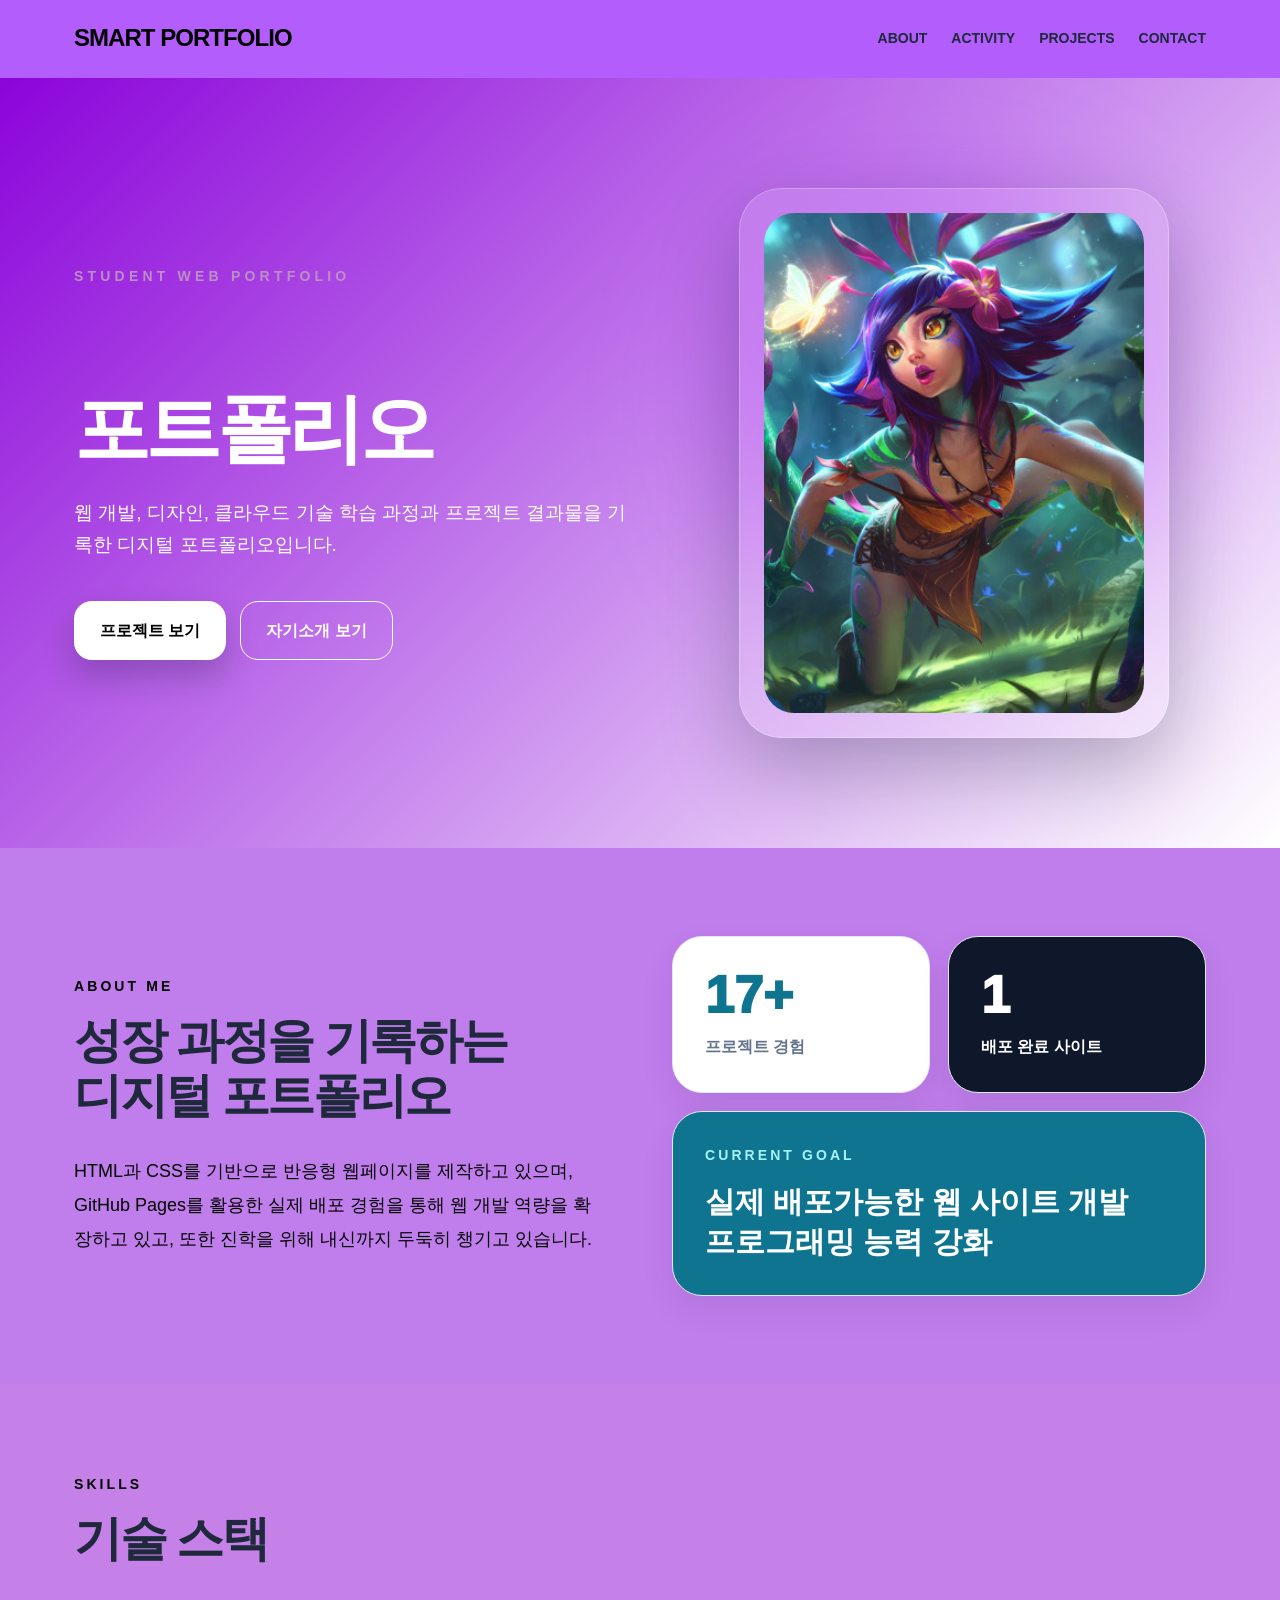
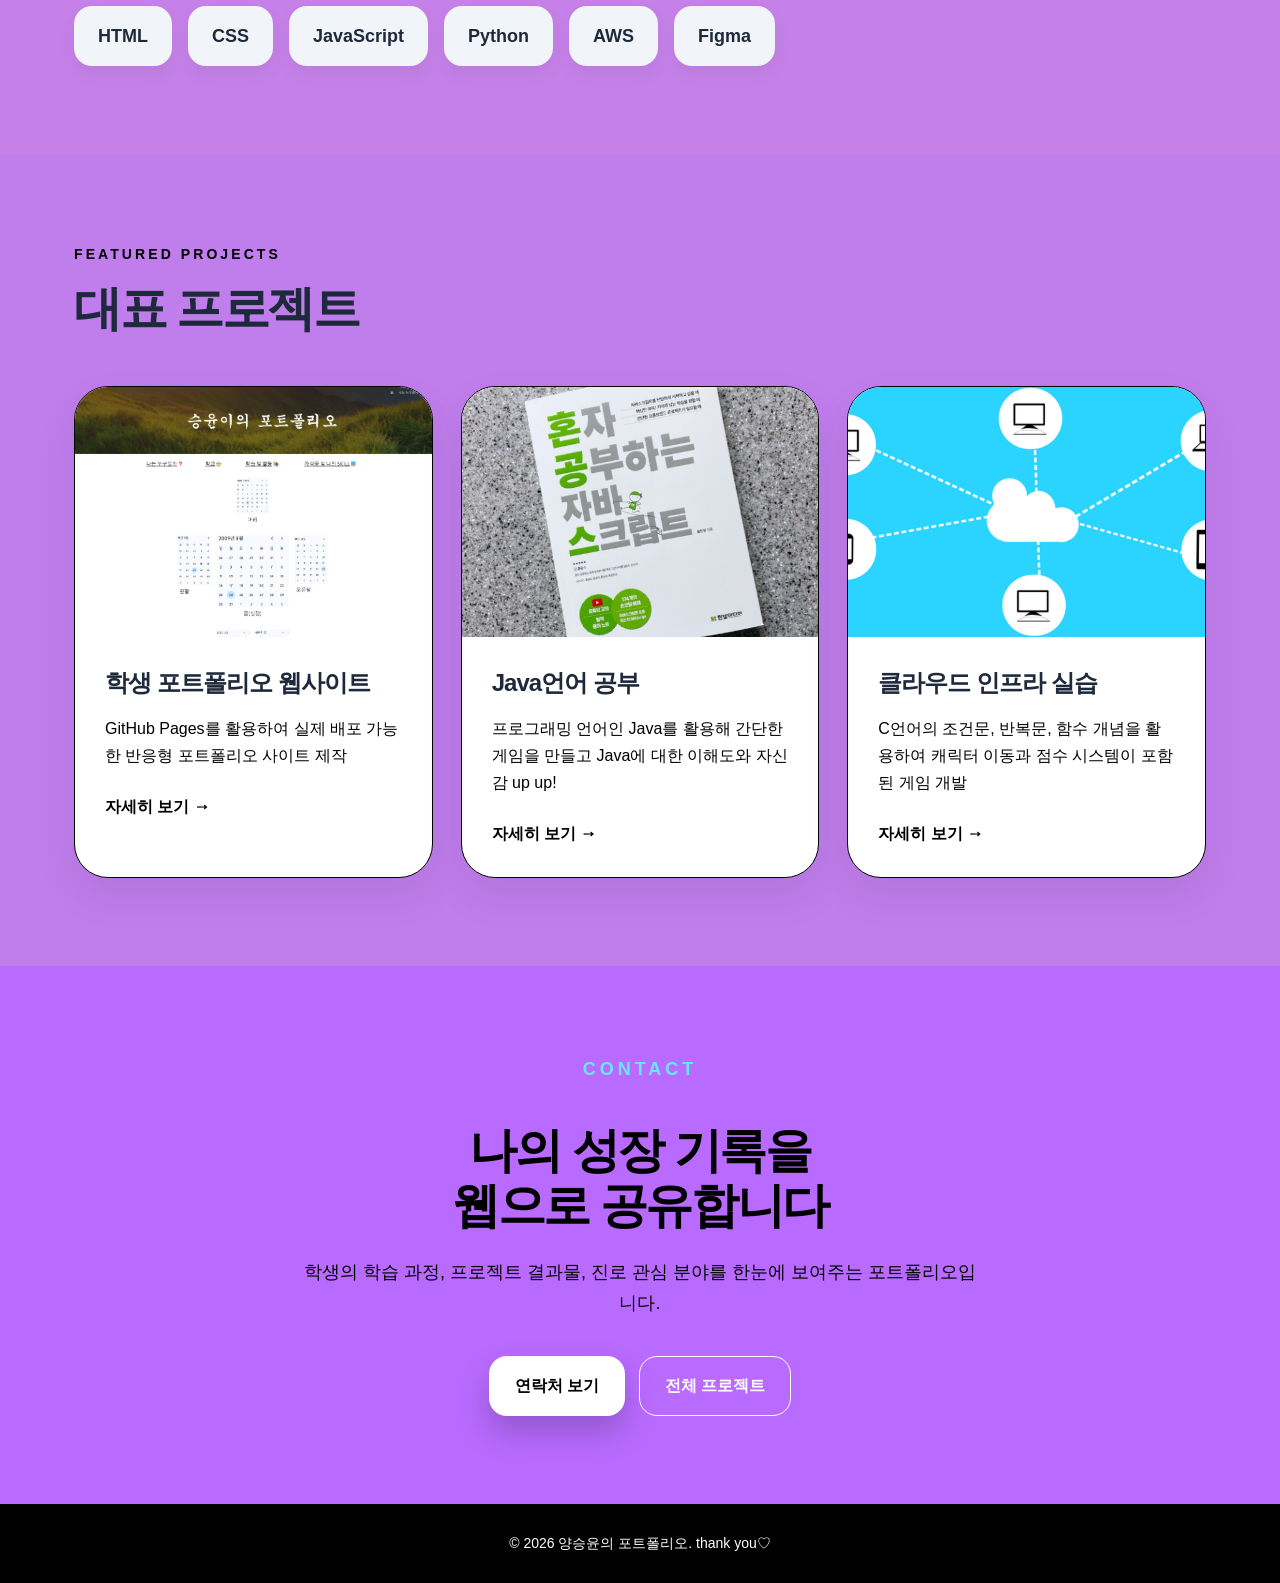
<file: index.html>
<!DOCTYPE html>
<html lang="ko">
<head>
  <meta charset="UTF-8" />
  <meta name="viewport" content="width=device-width, initial-scale=1.0" />
  <title>나만의 포트폴리오</title>
  <link rel="stylesheet" href="css/style.css" />
</head>
<body>
  <header>
  <nav class="nav">
    <a href="index.html" class="logo">SMART PORTFOLIO</a>
    <ul class="menu">
      <li><a href="about.html" class="">ABOUT</a></li>
      <li><a href="activity.html" class="">ACTIVITY</a></li>
      <li><a href="projects.html" class="">PROJECTS</a></li>
      <li><a href="contact.html" class="">CONTACT</a></li>
    </ul>
  </nav>
</header>

  <section class="hero">
    <div class="hero-inner">
      <div>
        <p class="eyebrow">Student Web Portfolio</p>
        <h1><br>포트폴리오</h1>
        <p class="hero-desc">
          웹 개발, 디자인, 클라우드 기술 학습 과정과 프로젝트 결과물을 기록한 디지털 포트폴리오입니다.
        </p>
        <div class="button-group">
          <a href="projects.html" class="btn btn-primary">프로젝트 보기</a>
          <a href="about.html" class="btn btn-secondary">자기소개 보기</a>
        </div>
      </div>
      <div class="hero-card">
        <img src="images/image08.png" alt="프로필 이미지">
      </div>
    </div>
  </section>

  <main>
    <section>
      <div class="about-grid">
        <div>
          <p class="section-kicker">About Me</p>
          <h2 class="section-title">성장 과정을 기록하는<br>디지털 포트폴리오</h2>
          <p class="lead">
            HTML과 CSS를 기반으로 반응형 웹페이지를 제작하고 있으며, GitHub Pages를 활용한 실제 배포 경험을 통해 웹 개발 역량을 확장하고 있고, 또한 진학을 위해 내신까지 두둑히 챙기고 있습니다.
          </p>
        </div>
        <div class="stat-grid">
          <div class="stat-card">
            <div class="stat-number">17+</div>
            <p class="stat-label">프로젝트 경험</p>
          </div>
          <div class="stat-card dark">
            <div class="stat-number">1</div>
            <p class="stat-label">배포 완료 사이트</p>
          </div>
          <div class="stat-card accent">
            <p class="section-kicker" style="color:#a5f3fc;">Current Goal</p>
            <h3 style="font-size:30px; line-height:1.35;">실제 배포가능한 웹 사이트 개발<br>프로그래밍 능력 강화</h3>
          </div>
        </div>
      </div>
    </section>

    <div class="skills-wrap">
      <div class="skills-inner">
        <p class="section-kicker">Skills</p>
        <h2 class="section-title">기술 스택</h2>
        <div class="skills-list">
          <span class="skill">HTML</span>
          <span class="skill">CSS</span>
          <span class="skill">JavaScript</span>
          <span class="skill">Python</span>
          <span class="skill">AWS</span>
          <span class="skill">Figma</span>
        </div>
      </div>
    </div>

    <section>
      <p class="section-kicker">Featured Projects</p>
      <h2 class="section-title">대표 프로젝트</h2>
      <div class="project-grid">
        <article class="project-card">
          <img src="images/image04.png" alt="웹 프로젝트 이미지">
          <div class="project-body">
            <h3>학생 포트폴리오 웹사이트</h3>
            <p>GitHub Pages를 활용하여 실제 배포 가능한 반응형 포트폴리오 사이트 제작</p>
            <a href="projects/project1.html" class="project-link">자세히 보기 →</a>
          </div>
        </article>
        <article class="project-card">
          <img src="images/image07.png" alt="디자인 프로젝트 이미지">
          <div class="project-body">
            <h3>Java언어 공부</h3>
            <p>프로그래밍 언어인 Java를 활용해 간단한 게임을 만들고 Java에 대한 이해도와 자신감 up up!</p>
            <a href="projects/project2.html" class="project-link">자세히 보기 →</a>
          </div>
        </article>
        <article class="project-card">
          <img src="images/image06.png" alt="클라우드 프로젝트 이미지">
          <div class="project-body">
            <h3>클라우드 인프라 실습</h3>
            <p>C언어의 조건문, 반복문, 함수 개념을 활용하여 캐릭터 이동과 점수 시스템이 포함된 게임 개발</p>
            <a href="projects/project3.html" class="project-link">자세히 보기 →</a>
          </div>
        </article>
      </div>
    </section>
  </main>

  <div class="contact">
    <div class="contact-inner">
      <p class="section-kicker" style="color:#67e8f9;">Contact</p>
      <h2 class="section-title">나의 성장 기록을<br>웹으로 공유합니다</h2>
      <p>학생의 학습 과정, 프로젝트 결과물, 진로 관심 분야를 한눈에 보여주는 포트폴리오입니다.</p>
      <div class="button-group" style="justify-content:center;">
        <a href="contact.html" class="btn btn-primary">연락처 보기</a>
        <a href="projects.html" class="btn btn-secondary">전체 프로젝트</a>
      </div>
    </div>
  </div>

  <footer>
  © 2026 양승윤의 포트폴리오. thank you♡
</footer>
</body>
</html>
</file>
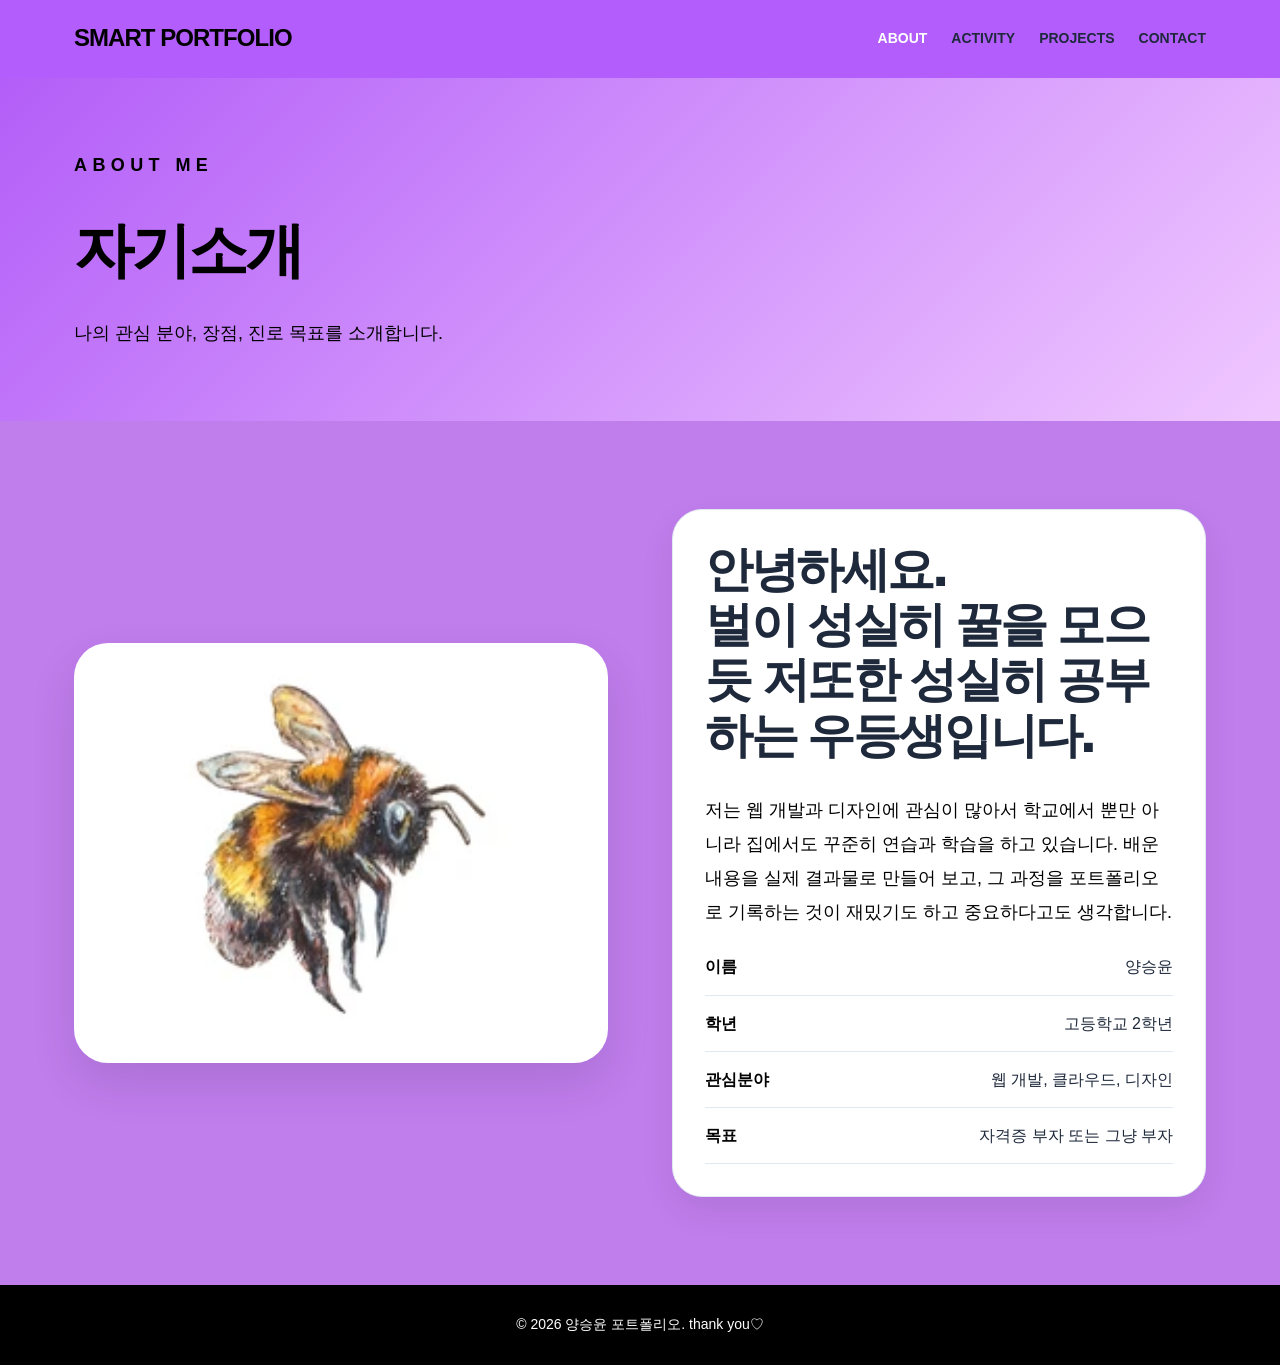
<file: about.html>
<!DOCTYPE html>
<html lang="ko">
<head>
  <meta charset="UTF-8" />
  <meta name="viewport" content="width=device-width, initial-scale=1.0" />
  <title>자기소개 | 학생 포트폴리오</title>
  <link rel="stylesheet" href="css/style.css" />
</head>
<body>
  <header>
  <nav class="nav">
    <a href="index.html" class="logo">SMART PORTFOLIO</a>
    <ul class="menu">
      <li><a href="about.html" class="active">ABOUT</a></li>
      <li><a href="activity.html" class="">ACTIVITY</a></li>
      <li><a href="projects.html" class="">PROJECTS</a></li>
      <li><a href="contact.html" class="">CONTACT</a></li>
    </ul>
  </nav>
</header>
  <div class="page-title">
    <div class="page-title-inner">
      <p class="eyebrow">About Me</p>
      <h1>자기소개</h1>
      <p>나의 관심 분야, 장점, 진로 목표를 소개합니다.</p>
    </div>
  </div>

  <main>
    <section class="two-grid">
      <div class="detail-image">
        <img src="images/image09.png" alt="자기소개 이미지">
      </div>
      <div class="card">
        <h2 class="section-title">안녕하세요.<br>벌이 성실히 꿀을 모으듯 저또한 성실히 공부하는 우등생입니다.</h2>
        <p class="lead">
          저는 웹 개발과 디자인에 관심이 많아서 학교에서 뿐만 아니라 집에서도 꾸준히 연습과 학습을 하고 있습니다. 배운 내용을 실제 결과물로 만들어 보고, 그 과정을 포트폴리오로 기록하는 것이 재밌기도 하고 중요하다고도 생각합니다.
        </p>
        <div class="info-list">
          <div class="info-item"><strong>이름</strong><span>양승윤</span></div>
          <div class="info-item"><strong>학년</strong><span>고등학교 2학년</span></div>
          <div class="info-item"><strong>관심분야</strong><span>웹 개발, 클라우드, 디자인</span></div>
          <div class="info-item"><strong>목표</strong><span>자격증 부자 또는 그냥 부자</span></div>
        </div>
      </div>
    </section>
  </main>
  <footer>
  © 2026 양승윤 포트폴리오. thank you♡
</footer>
</body>
</html>
</file>
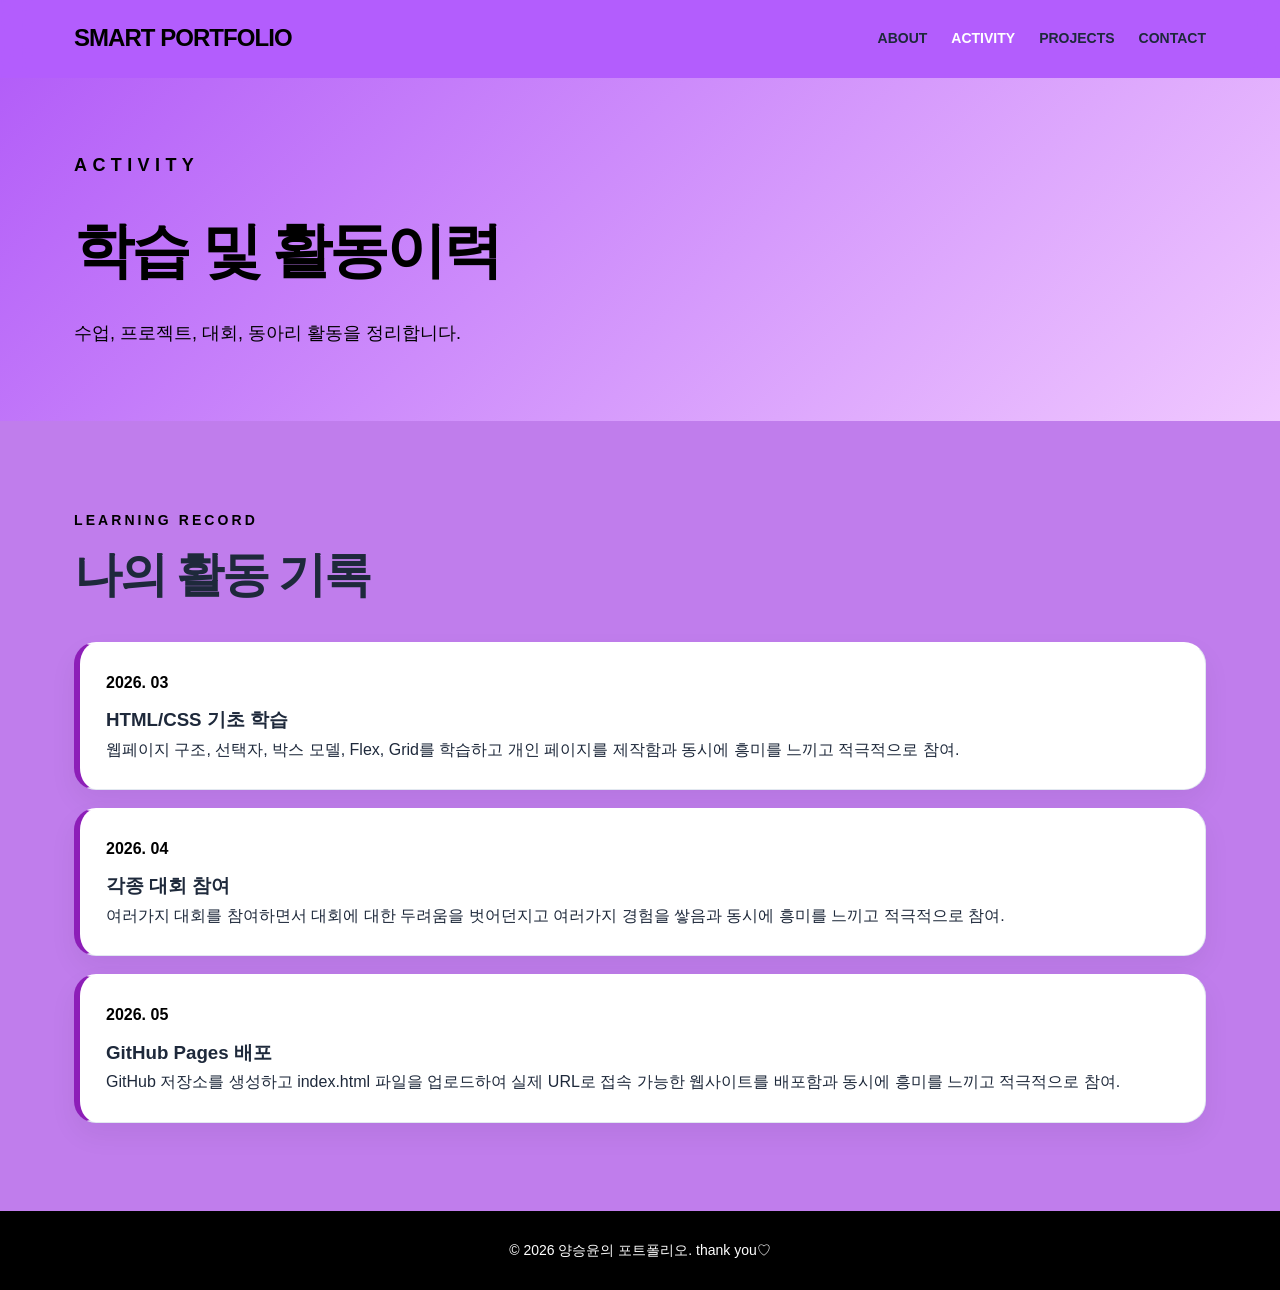
<file: activity.html>
<!DOCTYPE html>
<html lang="ko">
<head>
  <meta charset="UTF-8" />
  <meta name="viewport" content="width=device-width, initial-scale=1.0" />
  <title>활동이력 | 학생 포트폴리오</title>
  <link rel="stylesheet" href="css/style.css" />
</head>
<body>
  <header>
  <nav class="nav">
    <a href="index.html" class="logo">SMART PORTFOLIO</a>
    <ul class="menu">
      <li><a href="about.html" class="">ABOUT</a></li>
      <li><a href="activity.html" class="active">ACTIVITY</a></li>
      <li><a href="projects.html" class="">PROJECTS</a></li>
      <li><a href="contact.html" class="">CONTACT</a></li>
    </ul>
  </nav>
</header>
  <div class="page-title">
    <div class="page-title-inner">
      <p class="eyebrow">Activity</p>
      <h1>학습 및 활동이력</h1>
      <p>수업, 프로젝트, 대회, 동아리 활동을 정리합니다.</p>
    </div>
  </div>

  <main>
    <section>
      <p class="section-kicker">Learning Record</p>
      <h2 class="section-title">나의 활동 기록</h2>
      <div class="timeline">
        <div class="timeline-item">
          <span>2026. 03</span>
          <h3>HTML/CSS 기초 학습</h3>
          <p>웹페이지 구조, 선택자, 박스 모델, Flex, Grid를 학습하고 개인 페이지를 제작함과 동시에 흥미를 느끼고 적극적으로 참여.</p>
        </div>
        <div class="timeline-item">
          <span>2026. 04</span>
          <h3>각종 대회 참여</h3>
          <p>여러가지 대회를 참여하면서 대회에 대한 두려움을 벗어던지고 여러가지 경험을 쌓음과 동시에 흥미를 느끼고 적극적으로 참여.</p>
        </div>
        <div class="timeline-item">
          <span>2026. 05</span>
          <h3>GitHub Pages 배포</h3>
          <p>GitHub 저장소를 생성하고 index.html 파일을 업로드하여 실제 URL로 접속 가능한 웹사이트를 배포함과 동시에 흥미를 느끼고 적극적으로 참여.</p>
        </div>
      </div>
    </section>
  </main>
  <footer>
  © 2026 양승윤의 포트폴리오. thank you♡
</footer>
</body>
</html>
</file>
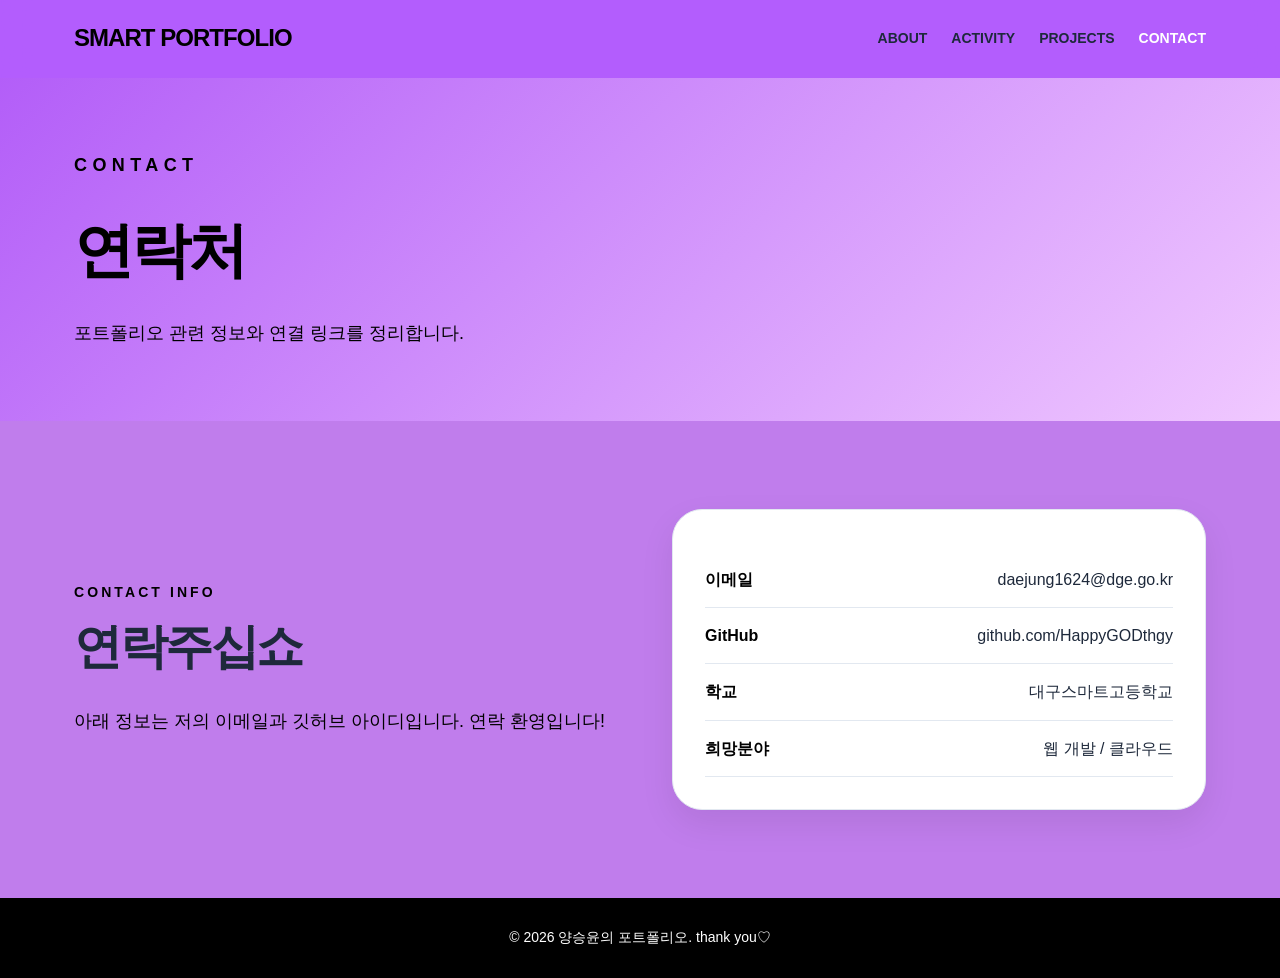
<file: contact.html>
<!DOCTYPE html>
<html lang="ko">
<head>
  <meta charset="UTF-8" />
  <meta name="viewport" content="width=device-width, initial-scale=1.0" />
  <title>연락처 | 학생 포트폴리오</title>
  <link rel="stylesheet" href="css/style.css" />
</head>
<body class="contact-page">
  <header>
  <nav class="nav">
    <a href="index.html" class="logo">SMART PORTFOLIO</a>
    <ul class="menu">
      <li><a href="about.html" class="">ABOUT</a></li>
      <li><a href="activity.html" class="">ACTIVITY</a></li>
      <li><a href="projects.html" class="">PROJECTS</a></li>
      <li><a href="contact.html" class="active">CONTACT</a></li>
    </ul>
  </nav>
</header>
  <div class="page-title">
    <div class="page-title-inner">
      <p class="eyebrow">Contact</p>
      <h1>연락처</h1>
      <p>포트폴리오 관련 정보와 연결 링크를 정리합니다.</p>
    </div>
  </div>

  <main>
    <section class="two-grid">
      <div>
        <p class="section-kicker">Contact Info</p>
        <h2 class="section-title">연락주십쇼</h2>
        <p class="lead">아래 정보는 저의 이메일과 깃허브 아이디입니다. 연락 환영입니다!</p>
      </div>
      <div class="card">
        <div class="info-list">
          <div class="info-item"><strong>이메일</strong><span>daejung1624@dge.go.kr</span></div>
          <div class="info-item"><strong>GitHub</strong><span>github.com/HappyGODthgy</span></div>
          <div class="info-item"><strong>학교</strong><span>대구스마트고등학교</span></div>
          <div class="info-item"><strong>희망분야</strong><span>웹 개발 / 클라우드</span></div>
        </div>
      </div>
    </section>
  </main>
  <footer>
  © 2026 양승윤의 포트폴리오. thank you♡
</footer>
</body>
</html>
</file>
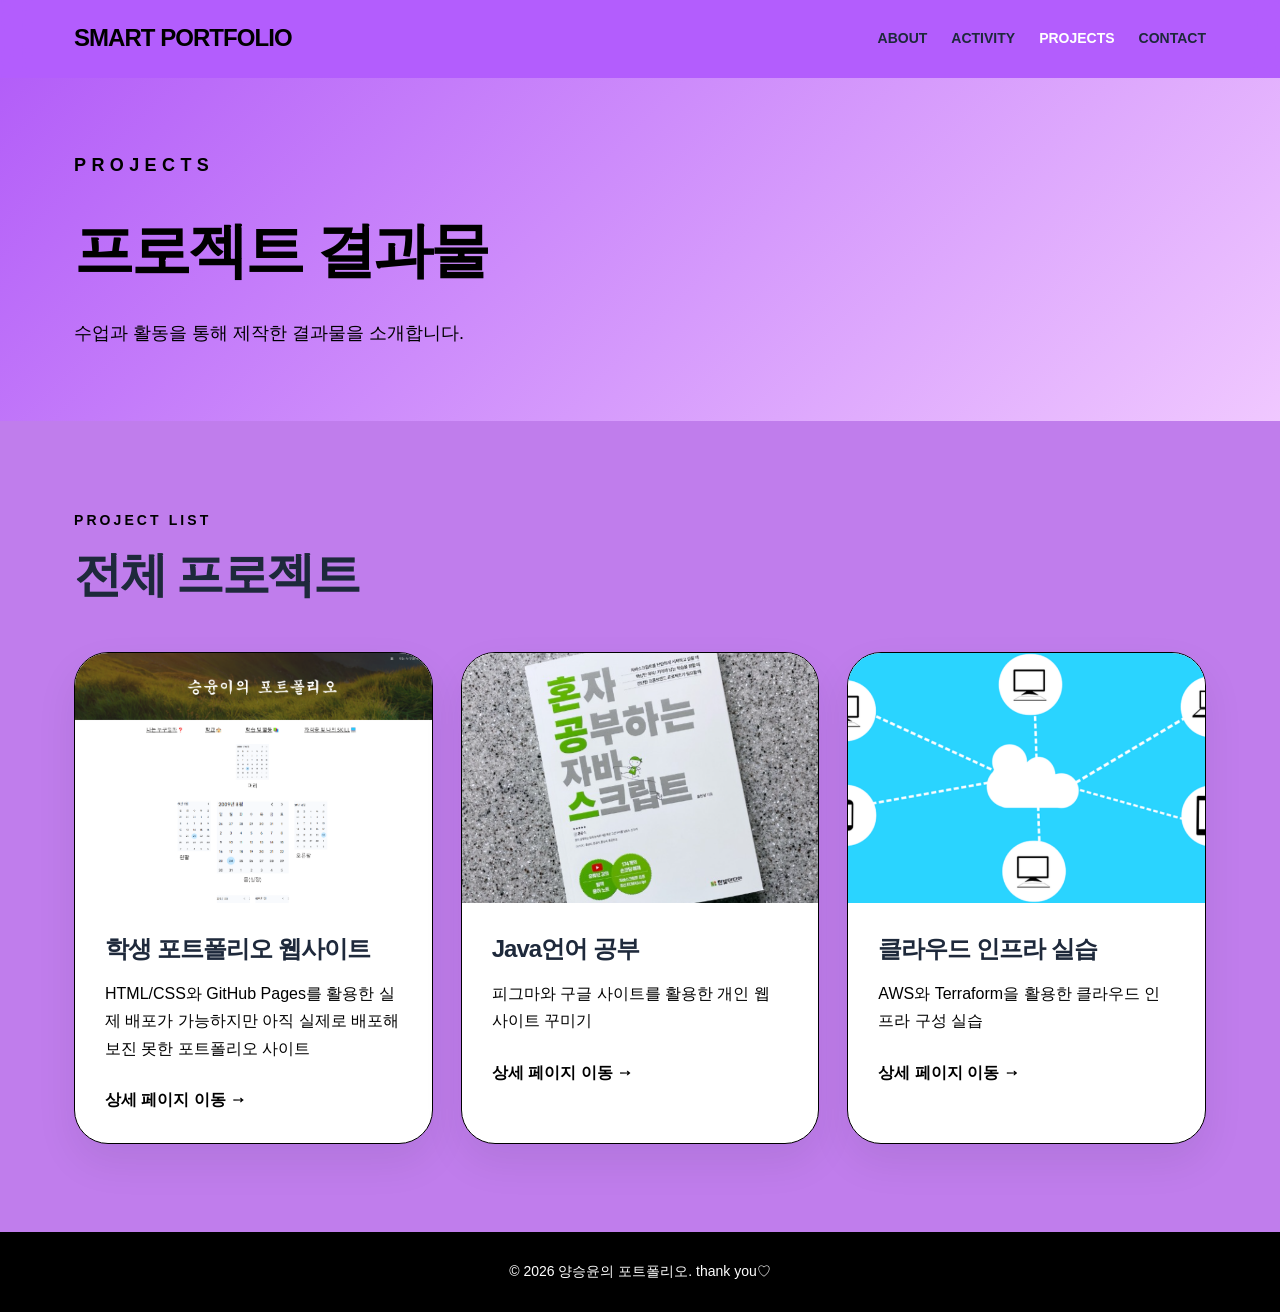
<file: projects.html>
<!DOCTYPE html>
<html lang="ko">
<head>
  <meta charset="UTF-8" />
  <meta name="viewport" content="width=device-width, initial-scale=1.0" />
  <title>프로젝트 | 학생 포트폴리오</title>
  <link rel="stylesheet" href="css/style.css" />
</head>
<body>
  <header>
  <nav class="nav">
    <a href="index.html" class="logo">SMART PORTFOLIO</a>
    <ul class="menu">
      <li><a href="about.html" class="">ABOUT</a></li>
      <li><a href="activity.html" class="">ACTIVITY</a></li>
      <li><a href="projects.html" class="active">PROJECTS</a></li>
      <li><a href="contact.html" class="">CONTACT</a></li>
    </ul>
  </nav>
</header>
  <div class="page-title">
    <div class="page-title-inner">
      <p class="eyebrow">Projects</p>
      <h1>프로젝트 결과물</h1>
      <p>수업과 활동을 통해 제작한 결과물을 소개합니다.</p>
    </div>
  </div>

  <main>
    <section>
      <p class="section-kicker">Project List</p>
      <h2 class="section-title">전체 프로젝트</h2>
      <div class="project-grid">
        <article class="project-card">
          <img src="images/image04.png" alt="웹사이트 프로젝트 이미지">
          <div class="project-body">
            <h3>학생 포트폴리오 웹사이트</h3>
            <p>HTML/CSS와 GitHub Pages를 활용한 실제 배포가 가능하지만 아직 실제로 배포해보진 못한 포트폴리오 사이트</p>
            <a href="projects/project1.html" class="project-link">상세 페이지 이동 →</a>
          </div>
        </article>
        <article class="project-card">
          <img src="images/image07.png" alt="디자인 프로젝트 이미지">
          <div class="project-body">
            <h3>Java언어 공부</h3>
            <p>피그마와 구글 사이트를 활용한 개인 웹 사이트 꾸미기</p>
            <a href="projects/project2.html" class="project-link">상세 페이지 이동 →</a>
          </div>
        </article>
        <article class="project-card">
          <img src="images/image06.png" alt="클라우드 프로젝트 이미지">
          <div class="project-body">
            <h3>클라우드 인프라 실습</h3>
            <p>AWS와 Terraform을 활용한 클라우드 인프라 구성 실습</p>
            <a href="projects/project3.html" class="project-link">상세 페이지 이동 →</a>
          </div>
        </article>
      </div>
    </section>
  </main>
  <footer>
  © 2026 양승윤의 포트폴리오. thank you♡
</footer>
</body>
</html>
</file>
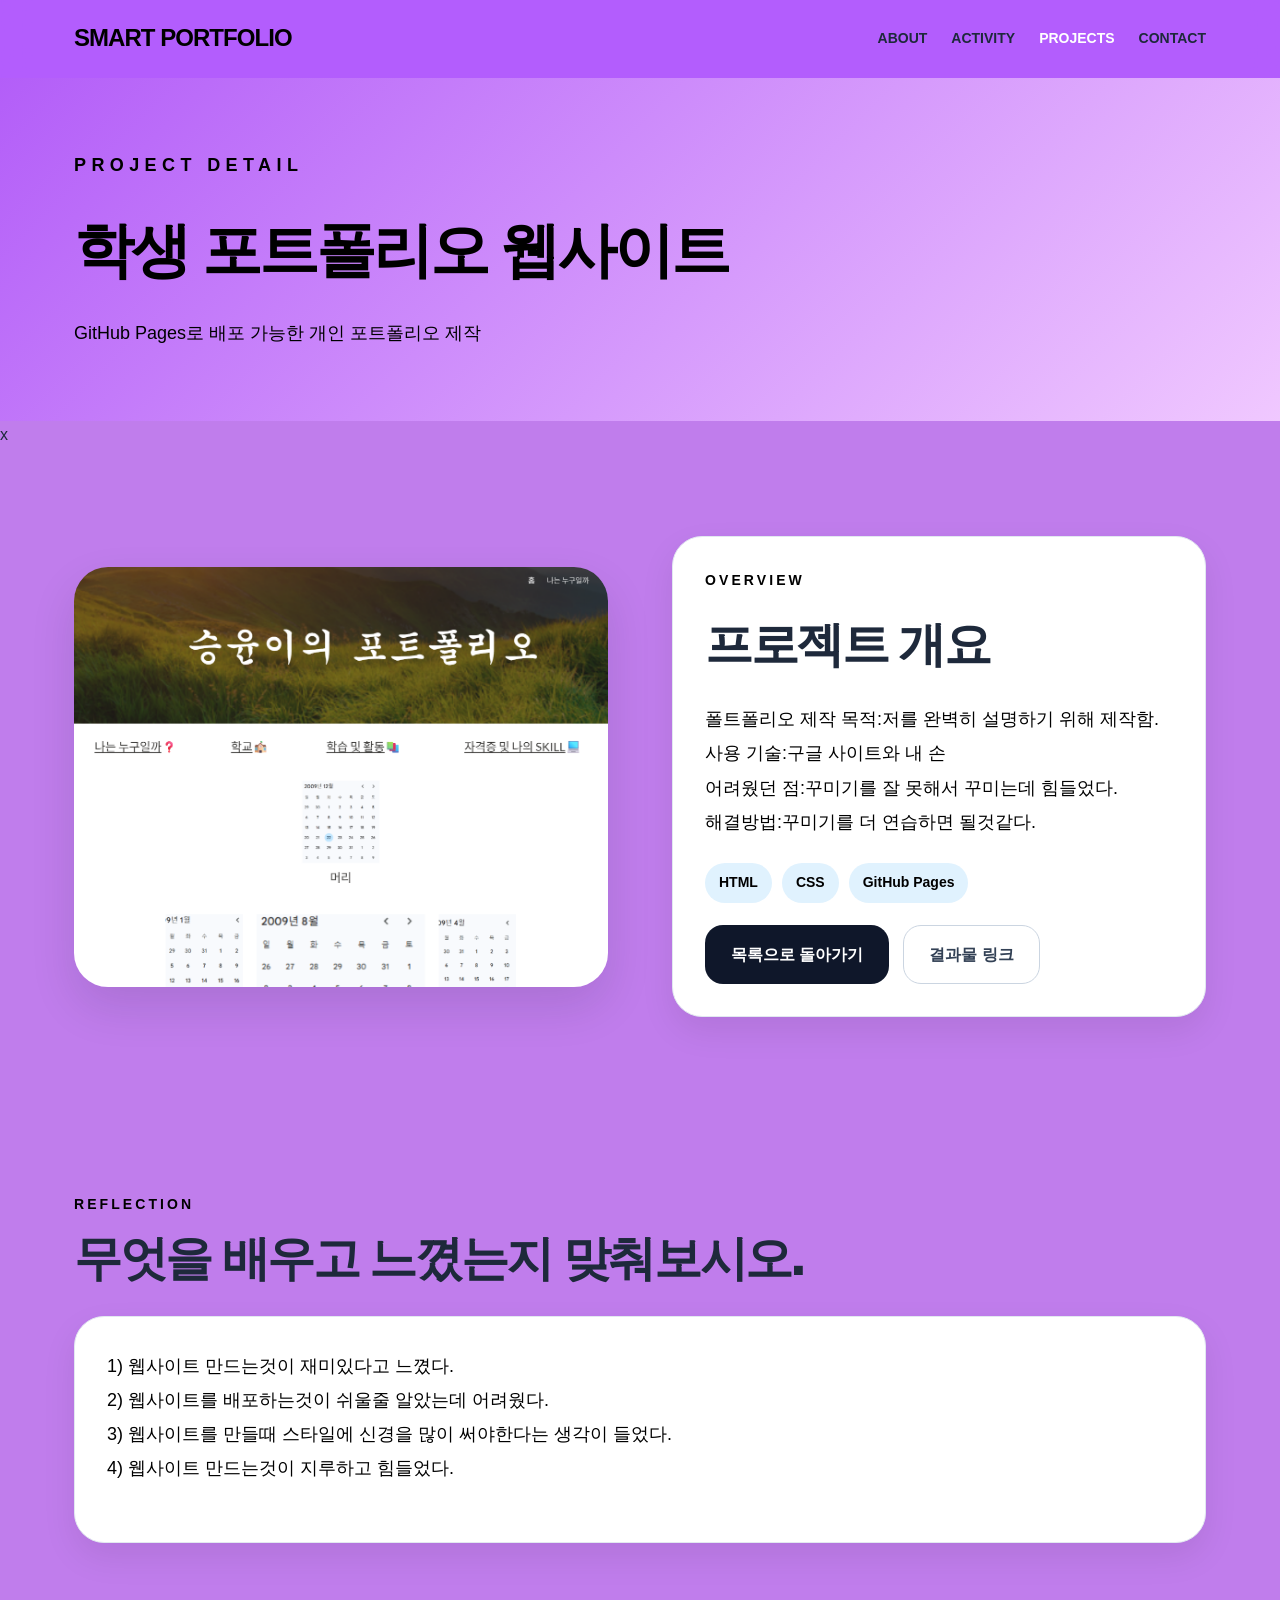
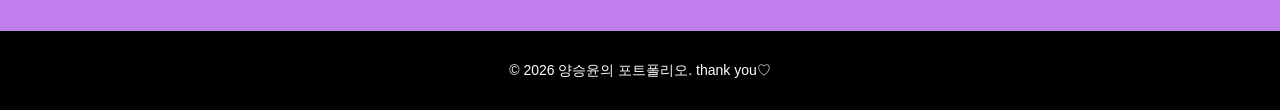
<file: projects/project1.html>
<!DOCTYPE html>
<html lang="ko">
<head>
  <meta charset="UTF-8" />
  <meta name="viewport" content="width=device-width, initial-scale=1.0" />
  <title>학생 포트폴리오 웹사이트 | 학생 포트폴리오</title>
  <link rel="stylesheet" href="../css/style.css" />
</head>
<body>
  <header>
    <nav class="nav">
      <a href="../index.html" class="logo">SMART PORTFOLIO</a>
      <ul class="menu">
        <li><a href="../about.html">ABOUT</a></li>
        <li><a href="../activity.html">ACTIVITY</a></li>
        <li><a href="../projects.html" class="active">PROJECTS</a></li>
        <li><a href="../contact.html">CONTACT</a></li>
      </ul>
    </nav>
  </header>

  <div class="page-title">
    <div class="page-title-inner">
      <p class="eyebrow">Project Detail</p>
      <h1>학생 포트폴리오 웹사이트</h1>
      <p>GitHub Pages로 배포 가능한 개인 포트폴리오 제작</p>
    </div>
  </div>x

  <main>
    <section class="two-grid">
      <div class="detail-image">
        <img src="images/image01.png">
      </div>
      <div class="card">
        <p class="section-kicker">Overview</p>
        <h2 class="section-title">프로젝트 개요</h2>
        <p class="lead">
          폴트폴리오 제작 목적:저를 완벽히 설명하기 위해 제작함.<br>사용 기술:구글 사이트와 내 손<br>어려웠던 점:꾸미기를 잘 못해서 꾸미는데 힘들었다.<br>해결방법:꾸미기를 더 연습하면 될것같다.
        </p>
        <div class="badge-list">
          <span class="badge">HTML</span>
          <span class="badge">CSS</span>
          <span class="badge">GitHub Pages</span>
        </div>
        <div class="button-group">
          <a href="../projects.html" class="btn btn-dark">목록으로 돌아가기</a>
          <a href="https://sites.google.com/dge.go.kr/smart1/%ED%99%88" class="btn btn-outline">결과물 링크</a>
        </div>
      </div>
    </section>

    <section>
      <p class="section-kicker">Reflection</p>
      <h2 class="section-title">무엇을 배우고 느꼈는지 맞춰보시오.</h2>
      <div class="card">
        <p class="lead">
          1) 웹사이트 만드는것이 재미있다고 느꼈다.<br>2) 웹사이트를 배포하는것이 쉬울줄 알았는데 어려웠다.<br>3) 웹사이트를 만들때 스타일에 신경을 많이 써야한다는 생각이 들었다.<br>4) 웹사이트 만드는것이 지루하고 힘들었다.
        </p>
      </div>
    </section>
  </main>
  <footer>
  © 2026 양승윤의 포트폴리오. thank you♡
</footer>
</body>
</html>
</file>
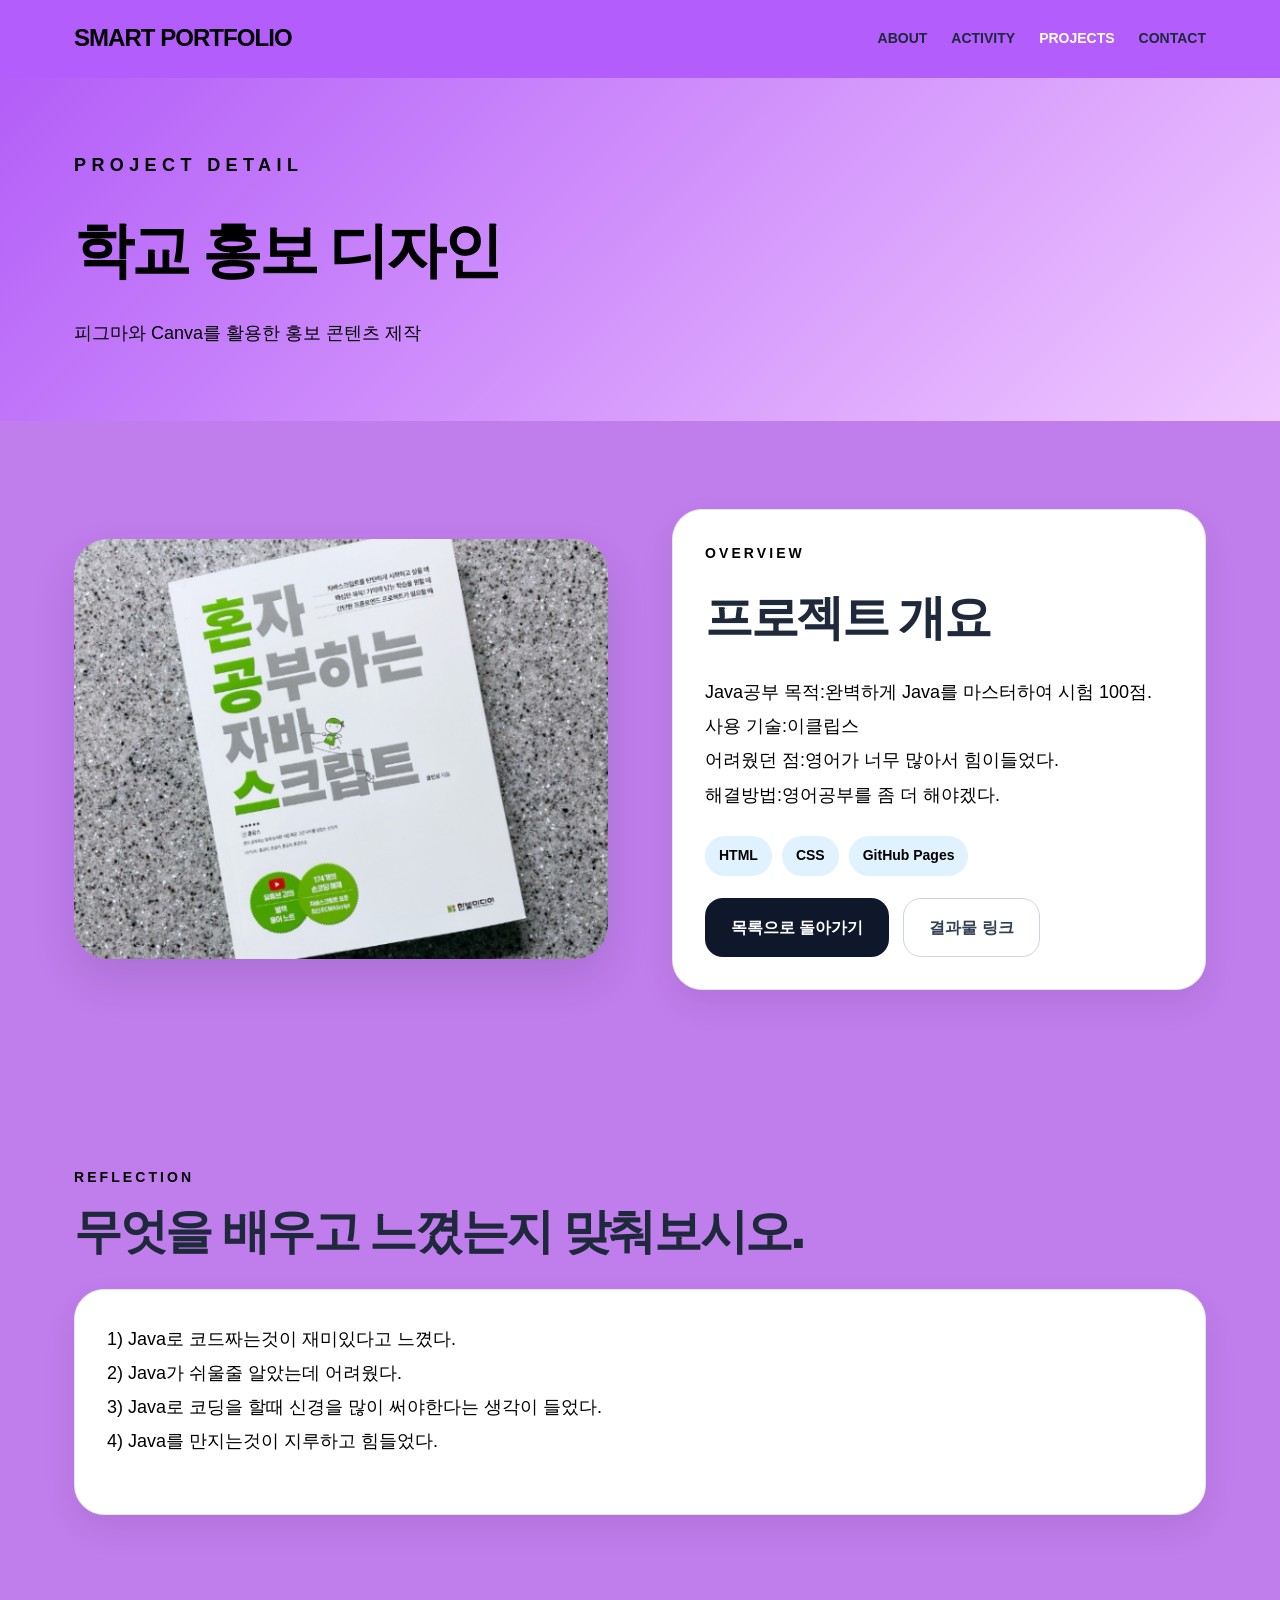
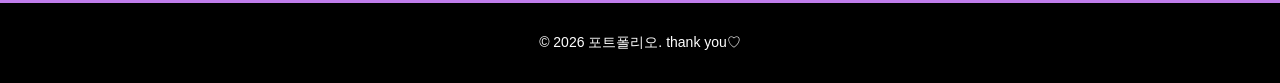
<file: projects/project2.html>
<!DOCTYPE html>
<html lang="ko">
<head>
  <meta charset="UTF-8" />
  <meta name="viewport" content="width=device-width, initial-scale=1.0" />
  <title>학교 홍보 디자인 | 학생 포트폴리오</title>
  <link rel="stylesheet" href="../css/style.css" />
</head>
<body>
  <header>
    <nav class="nav">
      <a href="../index.html" class="logo">SMART PORTFOLIO</a>
      <ul class="menu">
        <li><a href="../about.html">ABOUT</a></li>
        <li><a href="../activity.html">ACTIVITY</a></li>
        <li><a href="../projects.html" class="active">PROJECTS</a></li>
        <li><a href="../contact.html">CONTACT</a></li>
      </ul>
    </nav>
  </header>

  <div class="page-title">
    <div class="page-title-inner">
      <p class="eyebrow">Project Detail</p>
      <h1>학교 홍보 디자인</h1>
      <p>피그마와 Canva를 활용한 홍보 콘텐츠 제작</p>
    </div>
  </div>

  <main>
    <section class="two-grid">
      <div class="detail-image">
        <img src="images/image07.png" alt="개인 웹사이트 꾸미기">
      </div>
      <div class="card">
        <p class="section-kicker">Overview</p>
        <h2 class="section-title">프로젝트 개요</h2>
        <p class="lead">
          Java공부 목적:완벽하게 Java를 마스터하여 시험 100점.<br>사용 기술:이클립스<br>어려웠던 점:영어가 너무 많아서 힘이들었다.<br>해결방법:영어공부를 좀 더 해야겠다.
        </p>
        <div class="badge-list">
          <span class="badge">HTML</span>
          <span class="badge">CSS</span>
          <span class="badge">GitHub Pages</span>
        </div>
        <div class="button-group">
          <a href="../projects.html" class="btn btn-dark">목록으로 돌아가기</a>
          <a href="#" class="btn btn-outline">결과물 링크</a>
        </div>
      </div>
    </section>

    <section>
      <p class="section-kicker">Reflection</p>
      <h2 class="section-title">무엇을 배우고 느꼈는지 맞춰보시오.</h2>
      <div class="card">
        <p class="lead">
          1) Java로 코드짜는것이  재미있다고 느꼈다.<br>2) Java가 쉬울줄 알았는데 어려웠다.<br>3) Java로 코딩을 할때  신경을 많이 써야한다는 생각이 들었다.<br>4) Java를 만지는것이 지루하고 힘들었다.
        </p>
      </div>
    </section>
  </main>
  <footer>
  © 2026  포트폴리오. thank you♡
</footer>
</body>
</html>
</file>
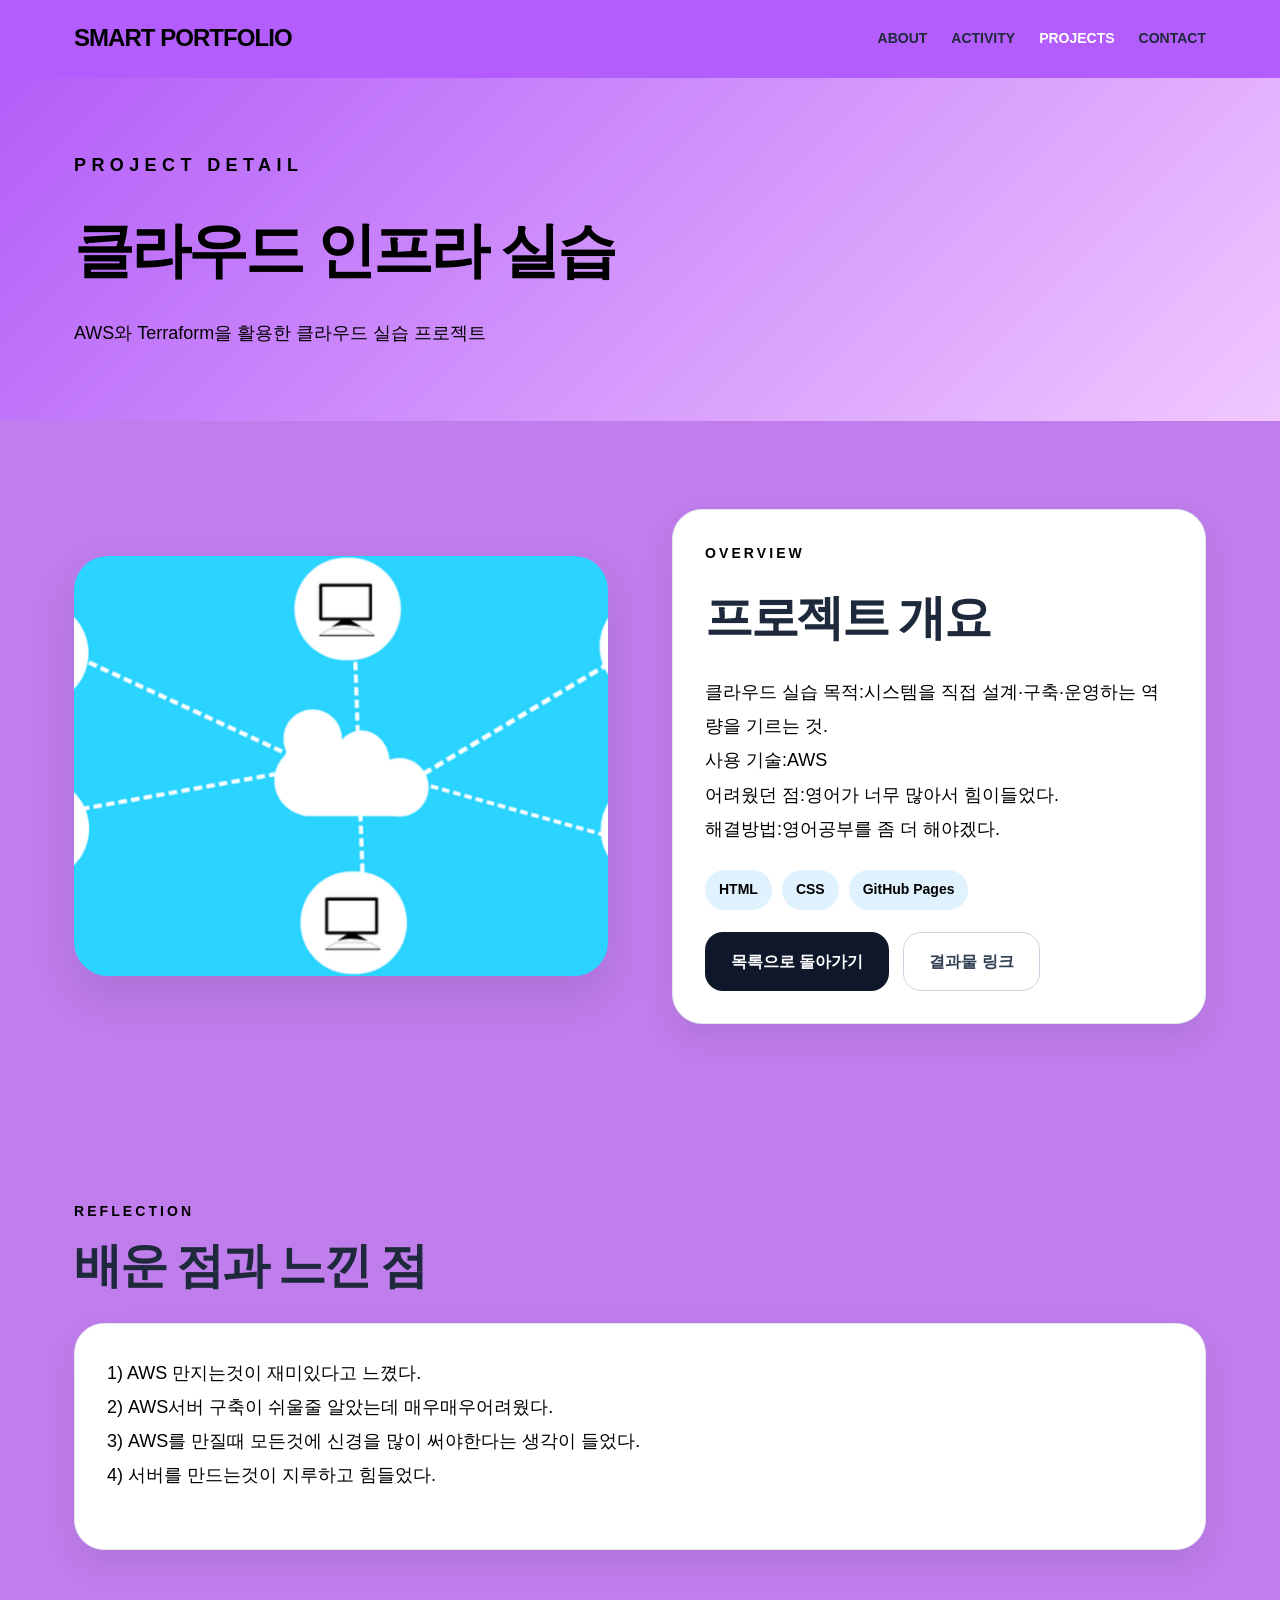
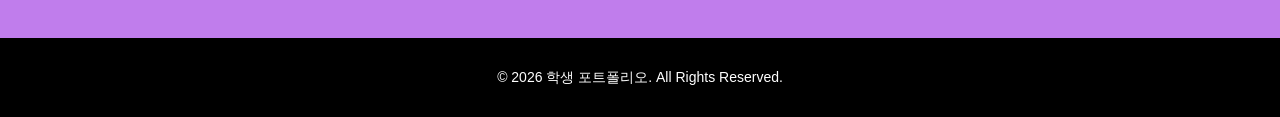
<file: projects/project3.html>
<!DOCTYPE html>
<html lang="ko">
<head>
  <meta charset="UTF-8" />
  <meta name="viewport" content="width=device-width, initial-scale=1.0" />
  <title>클라우드 인프라 실습 | 학생 포트폴리오</title>
  <link rel="stylesheet" href="../css/style.css" />
</head>
<body>
  <header>
    <nav class="nav">
      <a href="../index.html" class="logo">SMART PORTFOLIO</a>
      <ul class="menu">
        <li><a href="../about.html">ABOUT</a></li>
        <li><a href="../activity.html">ACTIVITY</a></li>
        <li><a href="../projects.html" class="active">PROJECTS</a></li>
        <li><a href="../contact.html">CONTACT</a></li>
      </ul>
    </nav>
  </header>

  <div class="page-title">
    <div class="page-title-inner">
      <p class="eyebrow">Project Detail</p>
      <h1>클라우드 인프라 실습</h1>
      <p>AWS와 Terraform을 활용한 클라우드 실습 프로젝트</p>
    </div>
  </div>

  <main>
    <section class="two-grid">
      <div class="detail-image">
        <img src="images/image06.png" alt="클라우드 인프라 실습 이미지">
      </div>
      <div class="card">
        <p class="section-kicker">Overview</p>
        <h2 class="section-title">프로젝트 개요</h2>
        <p class="lead">
          클라우드 실습 목적:시스템을 직접 설계·구축·운영하는 역량을 기르는 것.<br>사용 기술:AWS<br>어려웠던 점:영어가 너무 많아서 힘이들었다.<br>해결방법:영어공부를 좀 더 해야겠다.
        </p>
        <div class="badge-list">
          <span class="badge">HTML</span>
          <span class="badge">CSS</span>
          <span class="badge">GitHub Pages</span>
        </div>
        <div class="button-group">
          <a href="../projects.html" class="btn btn-dark">목록으로 돌아가기</a>
          <a href="#" class="btn btn-outline">결과물 링크</a>
        </div>
      </div>
    </section>

    <section>
      <p class="section-kicker">Reflection</p>
      <h2 class="section-title">배운 점과 느낀 점</h2>
      <div class="card">
        <p class="lead">
          1) AWS 만지는것이 재미있다고 느꼈다.<br>2) AWS서버 구축이 쉬울줄 알았는데 매우매우어려웠다.<br>3) AWS를 만질때 모든것에 신경을 많이 써야한다는 생각이 들었다.<br>4) 서버를 만드는것이 지루하고 힘들었다.
        </p>
      </div>
    </section>
  </main>
  <footer>
  © 2026 학생 포트폴리오. All Rights Reserved.
</footer>
</body>
</html>
</file>
<file: css/style.css>
* {
  box-sizing: border-box;
  margin: 0;
  padding: 0;
}

html {
  scroll-behavior: smooth;
}

body {
  font-family: "Noto Sans KR", "Pretendard", Arial, sans-serif;
  background: #c07dec;
  color: #1e293b;
  line-height: 1.7;
}

a {
  color: inherit;
  text-decoration: none;
}

img {
  display: block;
  width: 100%;
}

header {
  position: sticky;
  top: 0;
  z-index: 50;
  background: rgba(177, 89, 255, 0.88);
  backdrop-filter: blur(14px);
  border-bottom: 1px solid #6a009b00;
}

.nav {
  max-width: 1180px;
  margin: 0 auto;
  padding: 18px 24px;
  display: flex;
  justify-content: space-between;
  align-items: center;
  gap: 24px;
}

.logo {
  font-size: 24px;
  font-weight: 900;
  color: #000000;
  letter-spacing: -0.04em;
}

.menu {
  display: flex;
  gap: 24px;
  list-style: none;
  font-size: 14px;
  font-weight: 800;
}

.menu a:hover,
.menu a.active {
  color: #ffffff;
}

.hero {
  position: relative;
  overflow: hidden;
  background: linear-gradient(135deg, #8b04da, #ffffff);
  color: rgb(255, 255, 255);
}

.hero::before {
  content: "";
  position: absolute;
  width: 420px;
  height: 420px;
  border-radius: 999px;
  background: rgba(162, 0, 255, 0.28);
  filter: blur(70px);
  right: 10%;
  top: 15%;
}

.hero-inner {
  position: relative;
  max-width: 1180px;
  margin: 0 auto;
  padding: 110px 24px;
  display: grid;
  grid-template-columns: 1.05fr 0.95fr;
  gap: 72px;
  align-items: center;
}

.eyebrow {
  color: #bb8fc4;
  text-transform: uppercase;
  letter-spacing: 0.3em;
  font-size: 14px;
  font-weight: 800;
  margin-bottom: 20px;
}

.hero h1 {
  font-size: clamp(44px, 7vw, 76px);
  line-height: 1.05;
  font-weight: 950;
  letter-spacing: -0.06em;
  margin-bottom: 28px;
}

.hero-desc {
  max-width: 560px;
  color: #ffffff;
  font-size: 19px;
  margin-bottom: 40px;
}

.button-group {
  display: flex;
  flex-wrap: wrap;
  gap: 14px;
}

.btn {
  display: inline-flex;
  align-items: center;
  justify-content: center;
  padding: 15px 25px;
  border-radius: 18px;
  font-weight: 900;
  transition: 0.25s ease;
  border: 1px solid transparent;
}

.btn-primary {
  background: rgb(255, 255, 255);
  color: #000000;
  box-shadow: 0 16px 32px rgba(15, 23, 42, 0.24);
}

.btn-dark {
  background: #0f172a;
  color: white;
}

.btn-secondary {
  border-color: rgb(255, 255, 255);
  color: white;
}

.btn-outline {
  border-color: #cbd5e1;
  color: #334155;
  background: white;
}

.btn:hover {
  transform: translateY(-3px);
}

.hero-card {
  position: relative;
  max-width: 430px;
  margin: 0 auto;
  padding: 24px;
  border-radius: 42px;
  background: rgba(255, 255, 255, 0.12);
  border: 1px solid rgba(255, 255, 255, 0.24);
  backdrop-filter: blur(20px);
  box-shadow: 0 30px 80px rgba(15, 23, 42, 0.28);
}

.hero-card img {
  height: 500px;
  object-fit: cover;
  border-radius: 30px;
}

.page-title {
  background: linear-gradient(135deg, #b35ef8, #f0c8ff);
  color: rgb(0, 0, 0);
}

.page-title-inner {
  max-width: 1180px;
  margin: 0 auto;
  padding: 72px 24px;
}

.page-title h1 {
  font-size: clamp(38px, 5vw, 60px);
  font-weight: 950;
  letter-spacing: -0.05em;
  margin-bottom: 16px;
}

.page-title p {
  color: #000000;
  font-size: 18px;
}

main section,
.section {
  max-width: 1180px;
  margin: 0 auto;
  padding: 88px 24px;
}

.section-kicker {
  color: #000000;
  text-transform: uppercase;
  letter-spacing: 0.22em;
  font-size: 14px;
  font-weight: 900;
  margin-bottom: 14px;
}

.section-title {
  font-size: clamp(32px, 4vw, 48px);
  font-weight: 950;
  line-height: 1.15;
  letter-spacing: -0.05em;
  margin-bottom: 30px;
}

.lead {
  color: #000000;
  font-size: 18px;
  line-height: 1.9;
}

.about-grid,
.two-grid {
  display: grid;
  grid-template-columns: 1fr 1fr;
  gap: 64px;
  align-items: center;
}

.card {
  background: rgb(255, 255, 255);
  border: 1px solid #e2e8f0;
  border-radius: 30px;
  padding: 32px;
  box-shadow: 0 14px 34px rgba(0, 0, 0, 0.08);
}

.stat-grid {
  display: grid;
  grid-template-columns: 1fr 1fr;
  gap: 18px;
}

.stat-card {
  padding: 32px;
  border-radius: 30px;
  background: rgb(255, 255, 255);
  border: 1px solid #e2e8f0;
  box-shadow: 0 14px 34px rgba(15, 23, 42, 0.08);
}

.stat-card.dark {
  background: #0f172a;
  color: white;
}

.stat-card.accent {
  grid-column: 1 / -1;
  background: #0e7490;
  color: white;
}

.stat-number {
  font-size: 52px;
  line-height: 1;
  font-weight: 950;
  color: #0e7490;
  margin-bottom: 12px;
}

.stat-card.dark .stat-number,
.stat-card.accent .stat-number {
  color: rgb(255, 255, 255);
}

.stat-label {
  color: #64748b;
  font-weight: 800;
}

.stat-card.dark .stat-label,
.stat-card.accent .stat-label {
  color: #ffffff;
}

.skills-wrap {
  max-width: none;
  background: rgba(199, 130, 231, 0.877);
  border-top: 1px solid #106de700;
  border-bottom: 1px solid #00000000;
}

.skills-inner {
  max-width: 1180px;
  margin: 0 auto;
  padding: 88px 24px;
}

.skills-list {
  display: flex;
  flex-wrap: wrap;
  gap: 16px;
  margin-top: 40px;
}

.skill {
  padding: 15px 24px;
  border-radius: 18px;
  background: #f1f5f9;
  color: #1e293b;
  font-size: 18px;
  font-weight: 900;
  box-shadow: 0 8px 18px rgba(15, 23, 42, 0.05);
  transition: 0.25s ease;
}

.skill:hover {
  background: #000000;
  color: white;
  transform: translateY(-3px);
}

.project-grid,
.activity-grid {
  display: grid;
  grid-template-columns: repeat(3, 1fr);
  gap: 28px;
  margin-top: 50px;
}

.project-card {
  overflow: hidden;
  border-radius: 34px;
  background: rgb(255, 255, 255);
  border: 1px solid #000000;
  box-shadow: 0 18px 40px rgba(15, 23, 42, 0.08);
  transition: 0.3s ease;
}

.project-card:hover {
  transform: translateY(-8px);
  box-shadow: 0 28px 60px rgba(15, 23, 42, 0.14);
}

.project-card img {
  height: 250px;
  object-fit: cover;
}

.project-body {
  padding: 30px;
}

.project-body h3,
.card h3 {
  font-size: 24px;
  line-height: 1.3;
  letter-spacing: -0.04em;
  margin-bottom: 16px;
}

.project-body p,
.card p {
  color: #000000;
  margin-bottom: 24px;
}

.project-link {
  color: #000000;
  font-weight: 950;
}

.info-list {
  display: grid;
  gap: 14px;
  margin-top: 24px;
}

.info-item {
  display: flex;
  justify-content: space-between;
  gap: 16px;
  padding-bottom: 14px;
  border-bottom: 1px solid #e2e8f0;
}

.info-item strong {
  color: #000000;
  min-width: 110px;
}

.timeline {
  display: grid;
  gap: 18px;
  margin-top: 40px;
}

.timeline-item {
  background: rgb(255, 255, 255);
  border-left: 6px solid rgba(126, 0, 175, 0.884);
  border-radius: 22px;
  padding: 26px;
  border-top: 1px solid #ffffff;
  border-right: 1px solid #e2e8f0;
  border-bottom: 1px solid #e2e8f0;
  box-shadow: 0 12px 28px rgba(15, 23, 42, 0.06);
}

.timeline-item span {
  display: inline-block;
  color: rgb(0, 0, 0);
  font-weight: 900;
  margin-bottom: 8px;
}

.detail-image {
  border-radius: 34px;
  overflow: hidden;
  box-shadow: 0 20px 46px rgba(15, 23, 42, 0.12);
}

.detail-image img {
  height: 420px;
  object-fit: cover;
}

.badge-list {
  display: flex;
  flex-wrap: wrap;
  gap: 10px;
  margin: 22px 0;
}

.badge {
  background: #e0f2fe;
  color: #000000;
  border-radius: 999px;
  padding: 8px 14px;
  font-weight: 900;
  font-size: 14px;
}

.contact {
  max-width: none;
  background: #ba6bff;
  color: rgb(0, 0, 0);
}

.contact-inner {
  max-width: 1180px;
  margin: 0 auto;
  padding: 88px 24px;
  text-align: center;
}

.contact .section-title {
  margin-bottom: 24px;
}

.contact p {
  color: #000000;
  max-width: 680px;
  margin: 0 auto 38px;
  font-size: 18px;
}

footer {
  background: #000000;
  color: #ffffff;
  text-align: center;
  padding: 28px 16px;
  font-size: 14px;
}

@media (max-width: 900px) {
  .hero-inner,
  .about-grid,
  .two-grid,
  .project-grid,
  .activity-grid {
    grid-template-columns: 1fr;
  }

  .hero-inner {
    padding: 80px 24px;
  }

  .hero-card img {
    height: 420px;
  }

  .menu {
    gap: 14px;
    flex-wrap: wrap;
    justify-content: flex-end;
  }
}

@media (max-width: 560px) {
  .nav {
    align-items: flex-start;
    flex-direction: column;
  }

  .menu {
    justify-content: flex-start;
  }

  .hero-inner,
  main section,
  .section,
  .skills-inner,
  .contact-inner,
  .page-title-inner {
    padding-left: 18px;
    padding-right: 18px;
  }

  .hero-card img,
  .detail-image img {
    height: 340px;
  }

  .stat-grid {
    grid-template-columns: 1fr;
  }

  .stat-card.accent {
    grid-column: auto;
  }

  .info-item {
    flex-direction: column;
    gap: 4px;
  }
}
</file>
